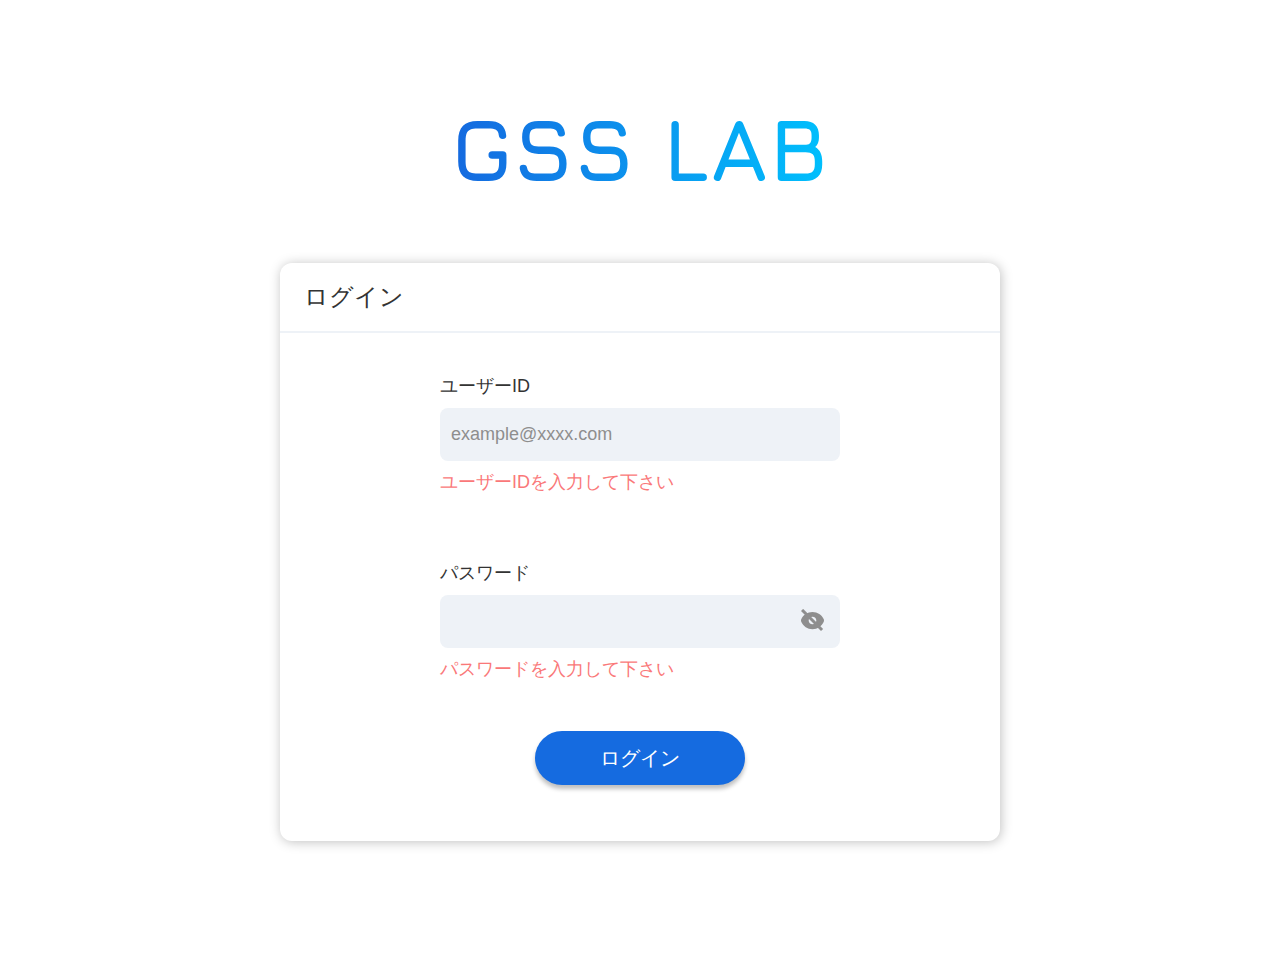
<file: docs/resume/login.html>
<!DOCTYPE html>
<html lang="ja">
<head>
    <meta charset="utf-8">
    <meta name="viewport" content="width=device-width, initial-scale=1.0">
    <link rel="stylesheet" href="./css/reset.css">
    <link rel="stylesheet" href="./css/style.css">
    <title>ログイン | GSSLAB 履歴書</title>
    <meta name="description" content="">
</head>
<body>
    <div class="p-login">
        <header class="login_header">
            <p class="login_header_logo"><img src="img/logo.svg" alt="GSS LAB"></p>
        </header>
        
        <main>
            <div class="login_content">
                <header class="login_content_header">ログイン</header>
                <form class="login_form">
                    <div class="login_inputRowWrap">
                        <div class="login_inputRow">
                            <label for="">
                                <span>ユーザーID</span>
                                <input type="text" name="" placeholder="example@xxxx.com" autocomplete="username">
                                <span class="login_error">ユーザーIDを入力して下さい</span>
                            </label>
                        </div>
                        <div class="login_inputRow">
                            <label for="">
                                <span>パスワード</span>
                                <div class="login_password">
                                    <input type="password" name="" id="eye" autocomplete="current-password">
                                    <span class="js-eye swich_blind"></span>
                                    <span class="login_error">パスワードを入力して下さい</span>
                                </label>
                            </div>
                        </div>
                    </div>
                    <div class="login_btnWrap">
                        <a href="" class="login_btn">ログイン</a>
                    </div>
                </form>
            </div>
        </main>
    </div>
    <!-- <script type="text/javascript" src="https://code.jquery.com/jquery-3.6.0.min.js"></script> -->
    <script src="js/script.js"></script>
</body>
</html>
</file>
<file: docs/resume/css/style.css>
@font-face {
  font-family: 'NotoSansCJK';
  src: url(fonts/NotoSansCJKjp-Bold.woff) format('woff');
  font-weight: 700;
}
@font-face {
  font-family: 'NotoSansCJK';
  src: url(fonts/NotoSansCJKjp-Medium.woff) format('woff');
  font-weight: 500;
}
@font-face {
  font-family: 'NotoSansCJK';
  src: url(fonts/NotoSansCJKjp-Regular.woff) format('woff');
  font-weight: 400;
}
:root {
  --color_pink: #fac1ff;
  --color_orange: #ffc1c1;
  --color_green: #d5ffc1;
  --color_skyblue: #b9ebfb;
  --color_yellow: #ffe3c1;
  --color_red: #fb75a5;
  --color_blue: #92b5f8;
  --color_purple: #c5c1ff;
  --color_purple-vivid: #ad08d7;
  --color_green-vivid: #39a207;
  --color_blue-vivid: #146ce0;
  --color_red-vivid: #e32a2a;
  --color_blue-position: #0c0489;
  --color_pink-position: #b404c3;
  --color_orange-position: #d16400;
  --color_green-position: #3cb502;

  --color_light_2: #cbe4f9;
  --color_light_3: #cdf5f6;
  --color_light_4: #eff9da;
  --color_light_5: #f9ebdf;
  --color_light_6: #f9d8d6;
  --color_light_7: #d6cdea;
  --color_light_8: #ebecf0;
  --color_light_9: #bebebe;
  --color_light_10: #e7e1f7;
  --color_light_11: #fae9f4;
  --color_light_12: #fcf3ee;
  --color_light_13: #ffe8d9;
  --color_light_14: #d3c7b4;
  --color_light_15: #d1ead9;

  --color_dark_2: #078af6;
  --color_dark_3: #02afb2;
  --color_dark_4: #5c8700;
  --color_dark_5: #f37200;
  --color_dark_6: #ef0f04;
  --color_dark_7: #9671e7;
  --color_dark_8: #3f4973;
  --color_dark_9: #484646;
  --color_dark_10: #4f4a5f;
  --color_dark_11: #dc0591;
  --color_dark_12: #431d08;
  --color_dark_13: #9b6743;
  --color_dark_14: #b0781e;
  --color_dark_15: #2c3830;
}
html {
  overflow: auto;
}
body {
  position: relative;
  overflow: hidden;
  line-height: 1.5;
  color: #333;
  font-family: 'Noto Sans JP', sans-serif;
  font-weight: 400;
}
body.is_fixed {
  overflow: hidden;
}
a {
  display: inline-block;
}
a:hover,
a:focus {
  opacity: 0.7;
}
/* 共通・ヘルパー */
.sp {
  display: none;
}
.bgc_pink {
  background-color: var(--color_pink);
}
.bgc_orange {
  background-color: var(--color_orange);
}
.bgc_green {
  background-color: var(--color_green);
}
.bgc_skyblue {
  background-color: var(--color_skyblue);
}
.bgc_yellow {
  background-color: var(--color_yellow);
}
.bgc_red {
  background-color: var(--color_red);
}
.bgc_blue {
  background-color: var(--color_blue);
}
.bgc_purple {
  background-color: var(--color_purple);
}
.bgc_purple-vivid {
  background-color: var(--color_purple-vivid);
}
.bgc_green-vivid {
  background-color: var(--color_green-vivid);
}
.bgc_blue-vivid {
  background-color: var(--color_blue-vivid);
}
.bgc_red-vivid {
  background-color: var(--color_red-vivid);
}
.bgc_blue-position {
  background-color: var(--color_blue-position);
}
.bgc_pink-position {
  background-color: var(--color_pink-position);
}
.bgc_orange-position {
  background-color: var(--color_orange-position);
}
.bgc_green-position {
  background-color: var(--color_green-position);
}
.textC_purple {
  color: var(--color_purple-vivid);
}
.textC_green {
  color: var(--color_green-vivid);
}
.textC_blue {
  color: var(--color_blue-vivid);
}
.textC_red {
  color: var(--color_red-vivid);
}

/* Badge Light Colors */
.badge_light_2 {
  background-color: var(--color_light_2);
}
.badge_light_3 {
  background-color: var(--color_light_3);
}
.badge_light_4 {
  background-color: var(--color_light_4);
}
.badge_light_5 {
  background-color: var(--color_light_5);
}
.badge_light_6 {
  background-color: var(--color_light_6);
}
.badge_light_7 {
  background-color: var(--color_light_7);
}
.badge_light_8 {
  background-color: var(--color_light_8);
}
.badge_light_9 {
  background-color: var(--color_light_9);
}
.badge_light_10 {
  background-color: var(--color_light_10);
}
.badge_light_11 {
  background-color: var(--color_light_11);
}
.badge_light_12 {
  background-color: var(--color_light_12);
}
.badge_light_13 {
  background-color: var(--color_light_13);
}
.badge_light_14 {
  background-color: var(--color_light_14);
}
.badge_light_15 {
  background-color: var(--color_light_15);
}

/* Badge Dark Colors */
.badge_dark_2 {
  background-color: var(--color_dark_2);
}
.badge_dark_3 {
  background-color: var(--color_dark_3);
}
.badge_dark_4 {
  background-color: var(--color_dark_4);
}
.badge_dark_5 {
  background-color: var(--color_dark_5);
}
.badge_dark_6 {
  background-color: var(--color_dark_6);
}
.badge_dark_7 {
  background-color: var(--color_dark_7);
}
.badge_dark_8 {
  background-color: var(--color_dark_8);
}
.badge_dark_9 {
  background-color: var(--color_dark_9);
}
.badge_dark_10 {
  background-color: var(--color_dark_10);
}
.badge_dark_11 {
  background-color: var(--color_dark_11);
}
.badge_dark_12 {
  background-color: var(--color_dark_12);
}
.badge_dark_13 {
  background-color: var(--color_dark_13);
}
.badge_dark_14 {
  background-color: var(--color_dark_14);
}
.badge_dark_15 {
  background-color: var(--color_dark_15);
}

/* ==============================================
Login
============================================== */
.p-login {
  min-height: 100vh;
  display: flex;
  flex-direction: column;
  align-items: center;
  justify-content: center;
  padding: 120px 0;
}
.login_header {
  margin-bottom: 80px;
}
.login_header_logo {
  width: 366px;
  margin: 0 auto;
}
.login_header_logo img {
  width: 100%;
}
.p-login main {
  width: 100%;
}
.login_content {
  background-color: #fff;
  box-shadow: 1px 1px 12px rgba(0, 0, 0, 0.25);
  border-radius: 12px;
  width: 100%;
  max-width: 720px;
  margin: 0 auto;
}
.login_content_header {
  border-bottom: 2px solid #eef2f7;
  font-size: 24px;
  font-weight: 500;
  padding: 16px 24px;
}
.login_form {
  padding-top: 40px;
  padding-bottom: 56px;
}
.login_inputRowWrap {
  margin-bottom: 40px;
}
.login_inputRowWrap > .login_inputRow:not(:last-child) {
  margin-bottom: 56px;
}
.login_inputRow {
  display: flex;
  flex-direction: column;
  align-items: center;
}
.login_inputRow label span {
  display: block;
  font-size: 18px;
  font-weight: 400;
  margin-bottom: 8px;
}
.login_inputRow input {
  font-size: 18px;
  padding: 12px 10px;
  background-color: #eef2f7;
  border-radius: 8px;
  border-color: transparent;
  width: 400px;
}
.login_inputRow input::placeholder {
  color: #8e8e8e;
}
.login_password {
  position: relative;
}
.swich_blind {
  position: absolute;
  top: 14px;
  right: 16px;
  width: 23px;
  height: 23px;
  cursor: pointer;
}
.swich_blind {
  background-image: url(../img/icon_login-close.svg);
}
.swich_blind.is_show {
  background-image: url(../img/icon_login-open.svg);
}
.login_error {
  font-weight: 500;
  color: #fa7879;
  margin-top: 8px;
}
.login_btnWrap {
  text-align: center;
}
.login_btn {
  font-size: 20px;
  font-weight: 500;
  color: #fff;
  background-color: #156be0;
  padding: 12px 65px;
  border-radius: 30px;
  box-shadow: 0px 4px 4px rgba(0, 0, 0, 0.25);
}
.login_notes {
  text-align: center;
  margin-top: 40px;
}

/* ==============================================
List
============================================== */
.header {
  height: 80px;
}
.header_inner {
  display: flex;
  align-items: center;
  padding-left: 42px;
  height: 100%;
}
.logo {
  width: 186px;
}
.header_right {
  display: flex;
  align-items: center;
  height: 100%;
  margin-left: auto;
}
.header_btn {
  font-size: 18px;
  text-decoration: underline;
  text-underline-offset: 2px;
  color: #1569df;
  margin-right: 34px;
}
.header_btn_reserve {
  background-color: var(--color_red-vivid);
  color: #fff;
  font-size: 22px;
  font-weight: 500;
  display: flex;
  align-items: center;
  height: 100%;
  padding: 20px 22px;
}
.header_btn_reserve img {
  width: 66px;
  margin-right: 5px;
}
.filter {
  border-top: 2px solid #f5f4f4;
}
.filter_inner {
  display: flex;
  align-items: center;
  justify-content: center;
  padding: 10px 15px;
  margin: 0 auto;
  width: 90%;
  max-width: 1300px;
}
.filter_title {
  position: relative;
  color: #1569df;
  padding-left: 23px;
  font-weight: 500;
  margin-right: 24px;
  white-space: nowrap;
}
.filter_title::before {
  position: absolute;
  content: '';
  background-image: url(../img/icon_filter.svg);
  background-repeat: no-repeat;
  width: 17px;
  height: 18px;
  left: 0;
  top: 2px;
}
.filter_colWrap {
  display: flex;
  align-items: center;
}
.filter_col {
  position: relative;
  z-index: 0;
}
.filter_col:nth-of-type(1) {
  width: 190px;
}
.filter_col:nth-of-type(2) {
  width: 225px;
}
.filter_col:nth-of-type(3) {
  width: 164px;
}
.filter_col:nth-of-type(4) {
  width: 197px;
}
.filter_col:nth-of-type(5) {
  width: 174px;
}
/* .filter_col:nth-of-type(6){
  width: 208px;
} */
.filter_col::before {
  position: absolute;
  content: '';
  background-image: url(../img/icon_selectArrow.svg);
  width: 12px;
  height: 13px;
  right: 13px;
  top: 19px;
}
.filter_col select {
  border-color: #b9c7db;
  padding: 12px 16px;
  color: #7e7b7b;
  width: 100%;
  background-color: #fff;
}
.filter_col select audio {
  color: #000;
}
.filter_col select option {
  color: #000;
}
.filter_col:first-of-type select {
  border-radius: 8px 0 0 8px;
}
.filter_col:last-of-type select {
  border-radius: 0 8px 8px 0;
}
.filter-col-has_rangeSlide {
  border: 1px solid #b9c7db;
  padding: 12px 16px;
  color: #7e7b7b;
  height: 100%;
  background-color: #fff;
}
.filter-col-has_rangeSlide_child {
  width: 100%;
  height: 100%;
  color: #000;
}
.rangeSlideWrap {
  display: none;
  position: absolute;
  background-color: #fff;
  padding: 16px 12px;
  border: 1px solid #333;
  width: 100%;
  left: -1px;
  top: 48px;
  width: calc(100% + 2px);
}
.rangeSlideWrap.is_show {
  display: block;
}
.noUi-target {
  box-shadow: none;
  border: none;
  border-radius: 8px;
}
.noUi-background {
  background-color: #c7c5c5;
}
.noUi-horizontal {
  height: 13px;
}
.noUi-connect {
  background-color: #b9c7db;
  box-shadow: none;
}
.noUi-origin {
  border-radius: 10px;
  box-shadow: none;
}
.noUi-horizontal .noUi-handle {
  border: none;
  box-shadow: none;
  border-radius: 50%;
  background-color: #1569df;
  width: 17px;
  height: 17px;
  top: -2px;
}
.noUi-handle::before,
.noUi-handle::after {
  content: none;
}
.meter {
  margin-top: 8px;
  text-align: center;
}
.filter_btn {
  display: none;
}
.filter_btn-close {
  display: none;
}
.content {
  background-color: #f5f4f4;
  padding: 40px 0 100px;
  min-height: 100vh;
}
.inner {
  width: 100%;
  max-width: 1270px;
  padding: 0 15px;
  margin: 0 auto;
}

.content_header {
  margin-bottom: 40px;
}
.content_head_text {
  font-size: 24px;
  font-weight: 500;
}
.content_body {
  display: grid;
  grid-template-columns: 1fr 1fr 1fr;
  gap: 40px 3.63%;
}
.card {
  position: relative;
  background-color: #fff;
  box-shadow: 1px 1px 12px rgba(0, 0, 0, 0.15);
  border-radius: 8px;
  list-style: none;
  max-height: 435px;
  overflow: hidden;
  cursor: pointer;
}
.card::before {
  position: absolute;
  content: '';
  background: linear-gradient(0deg, #ffffff 0%, rgba(255, 255, 255, 0) 75%);
  width: 100%;
  height: 88px;
  bottom: 0;
  left: 0;
}
.card_header {
  display: flex;
}
.card_figure {
  max-width: 132px;
}
.card_header_right {
  padding: 16px 16px 0 14px;
}
.card_name {
  font-size: 18px;
  font-weight: 700;
  line-height: 1.25;
  margin-bottom: 12px;
}
.card_name_age {
  font-size: 16px;
}
.card_rank {
  display: flex;
  align-items: center;
  margin-bottom: 12px;
}
.card_rank img {
  width: 24px;
  margin-right: 8px;
}
.card_rank_text {
  font-size: 18px;
  font-weight: 500;
}
.card_price {
  font-size: 18px;
  font-weight: 500;
  color: #1569df;
}
.card_price_big {
  font-size: 20px;
  font-weight: 700;
}
.card_body {
  padding: 16px 16px 8px 16px;
}
.badge_box {
  margin-bottom: 12px;
}
.badge_title {
  font-size: 18px;
  font-weight: 500;
  color: #494949;
  margin-bottom: 4px;
}
.badge_list {
  display: flex;
  flex-wrap: wrap;
  list-style: none;
  /* badge-itemのマージン打消し用 */
  margin-left: -4px;
  margin-right: -4px;
}
.badge_item {
  padding: 5px 12px;
  border-radius: 20px;
  font-size: 14px;
  margin: 4px;
  filter: drop-shadow(0px 0px 5px rgba(0, 0, 0, 0.16));
  align-self: flex-start;
}
.badge_list-hasPositon .badge_item {
  color: #fff;
  font-weight: 700;
  filter: none;
}
.card_title_sub {
  font-size: 18px;
  font-weight: 500;
  color: #494949;
  margin-bottom: 8px;
  border-bottom: 2px solid #b3c1d1;
}
.card_desc {
  padding: 8px 0;
}
.badge_item--default_color {
  color: #494949 !important;
  font-weight: normal !important;
}
.excluded_tax {
  font-size: 16px;
  font-weight: bold;
}

/* ==============================================
Modal
============================================== */
.overlay {
  position: absolute;
  content: '';
  width: 100%;
  height: 100%;
  left: 0px;
  top: 0px;
  background: rgba(0, 0, 0, 0.65);
  cursor: pointer;
  visibility: hidden;
  opacity: 0;
  transition: 0.4s visibility opacity;
  z-index: 10;
}
.overlay.is_show {
  transition: 0.4s;
  visibility: visible;
  opacity: 1;
}
.modal {
  visibility: hidden;
  opacity: 0;
  transition: 0.4s visibility opacity;
  position: relative;
  z-index: 15;
}
.modal.is_show {
  transition: 0.4s;
  visibility: visible;
  opacity: 1;
}
.modal_inner {
  position: fixed;
  top: 0;
  left: 0;
  width: 100%;
  height: 100%;
  min-height: 100vh;
  margin: 0 auto;
}
.modal_content {
  width: 100%;
  height: 100%;
  background-color: #fff;
  overflow-y: scroll;
  padding: 80px 7%;
}
.modal_header {
  position: relative;
  display: flex;
  margin-bottom: 40px;
}
.modal_header_close_btn {
  position: absolute;
  top: 12px;
  right: -12px;
  width: 76px;
  height: 76px;
  border-radius: 50%;
  background-color: #f5f5f5;
  background-image: url(../img/icon_modal_header_close_btn.svg);
  background-size: 36px 36px;
  background-position: center center;
  background-repeat: no-repeat;
  border: none;
}
.modal_figure {
  width: 300px;
  padding-left: 8%;
  margin-right: 2%;
  margin-top: 12px;
}
.modal_header_right {
  padding: 0 20px;
  align-items: start;
  flex: 1;
}
.modal_name {
  font-size: 40px;
  font-weight: 700;
  margin-bottom: 16px;
}
.modal_name_age {
  font-size: 24px;
}
.modal_meta {
  display: flex;
  flex-wrap: wrap;
  margin-bottom: 24px;
}
.modal_meta_box {
  display: flex;
  align-items: center;
  margin-right: 24px;
}
.modal_meta_box img {
  width: 32px;
  margin-right: 8px;
}
.modal_meta_text {
  font-size: 24px;
  font-weight: 500;
}
.modal_meta_text_center {
  display: flex;
  flex-direction: column;
  align-items: center;
  font-size: 14px;
  font-weight: 500;
}
.modal_price {
  color: #1569df;
  font-size: 18px;
  font-weight: 500;
}
.modal_price_big {
  font-size: 24px;
}
.modal_body {
  padding: 0 8%;
  padding-top: 8px;
}
.modal_postWrap {
  margin-bottom: 40px;
}
.modal_title_sub {
  font-size: 24px;
  font-weight: 500;
  color: #494949;
  border-bottom: 1px solid #b3c1d1;
  padding-bottom: 8px;
}
.modal_post {
  padding-top: 8px;
  font-size: 18px;
  margin-bottom: 24px;
}
.modal_post > *:not(:last-child) {
  margin-bottom: 16px;
}
.modal_post .center {
  text-align: center;
}
.modal_post video {
  width: 680px;
  max-width: 80%;
  margin-top: 8px;
}
.modal_footer {
  padding: 0 8%;
}
.modal_post_code {
  font-size: 20px;
  font-weight: 500;
}
.modal_btnWrap {
  display: flex;
  flex-direction: column;
  align-items: center;
}
.modal_btnWrap > *:not(:last-child) {
  margin-bottom: 40px;
}
.modal_btn {
  color: #fff;
  font-weight: 700;
  font-size: 20px;
  background-color: var(--color_red-vivid);
  padding: 24px 6px;
  border-radius: 60px;
  border: 3px solid;
  border-color: transparent;
  cursor: pointer;
  width: 350px;
  max-width: 100%;
  text-align: center;
  filter: drop-shadow(0px 4px 4px rgba(0, 0, 0, 0.25));
}
.modal_btn-close {
  background-color: #fff;
  color: var(--color_red-vivid);
  border-color: var(--color_red-vivid);
}
.modal_post_interview_video {
  padding-top: 30px;
}

@media screen and (max-width: 1169px) {
  /* 共通・ヘルパー */
  .pc {
    display: none;
  }
  .sp {
    display: block;
  }
  .inner {
    width: 87%;
    padding: 0;
  }
  /* ==============================================
  Login
  ============================================== */
  .p-login {
    padding-top: 80px;
    padding-bottom: 100px;
  }
  .login_header {
    margin-bottom: 40px;
  }
  .login_header_logo {
    width: 183px;
  }
  .login_content {
    border-radius: 8px;
    box-shadow: 1px 1px 12px 1px rgba(164, 164, 164, 0.25);
    width: 91.5%;
  }
  .login_content_header {
    padding: 16px;
    font-size: 18px;
  }
  .login_form {
    padding-top: 24px;
    padding-bottom: 56px;
    width: 90%;
    margin: 0 auto;
  }
  .login_inputRowWrap > .login_inputRow:not(:last-child) {
    margin-bottom: 53px;
  }
  .login_inputRow label {
    width: 100%;
  }
  .login_inputRow label span {
    font-size: 16px;
  }
  .login_inputRow input {
    width: 100%;
  }
  .login_btn {
    font-size: 18px;
    padding: 8px 65px;
  }
  .login_notes {
    margin-top: 40px;
  }

  /* ==============================================
  List
  ============================================== */
  .header {
    height: 50px;
    background: rgba(255, 255, 255, 0.85);
    box-shadow: 4px 0px 13px 1px rgba(0, 0, 0, 0.25);
  }
  .header_inner {
    padding-left: 18px;
  }
  .logo {
    width: 111px;
  }
  .header_btn {
    display: none;
  }
  .header_btn_reserve {
    display: flex;
    flex-direction: column;
    align-items: center;
    justify-content: center;
    font-size: 12px;
    padding: 0 20px;
  }
  .header_btn_reserve img {
    width: 36px;
    margin-right: 0;
  }
  .filter {
    border: none;
    min-height: 100vh;
    display: none;
    position: fixed;
    z-index: 20;
    width: 100%;
    height: 100%;
    background-color: #f5f4f4;
    top: 0;
    left: 0;
    padding: 24px 0 160px;
    overflow-y: scroll;
  }
  .filter.is_show {
    display: block;
  }
  .filter_inner {
    flex-direction: column;
    width: 83%;
    padding: 0;
  }
  .filter_title {
    font-size: 24px;
    padding-left: 26px;
    margin-bottom: 24px;
  }
  .filter_title::before {
    width: 18px;
    height: 19px;
    top: 8px;
  }
  .filter_colWrap {
    flex-direction: column;
    width: 100%;
  }
  .filter_col {
    margin-bottom: 24px;
  }
  .filter_col:nth-of-type(1) {
    width: 100%;
  }
  .filter_col:nth-of-type(2) {
    width: 100%;
  }
  .filter_col:nth-of-type(3) {
    width: 100%;
  }
  .filter_col:nth-of-type(4) {
    width: 100%;
  }
  .filter_col:nth-of-type(5) {
    width: 100%;
  }
  .filter_col:nth-of-type(6) {
    width: 100%;
  }
  .filter_col select {
    border-radius: 8px;
  }
  .filter_col:first-of-type select {
    border-radius: 8px;
  }
  .filter_col:last-of-type select {
    border-radius: 8px;
  }
  /* .filter-col-has_rangeSlide{
    border-radius: 8px;
  } */
  .filter_btn {
    position: fixed;
    display: block;
    background-color: var(--color_blue-vivid);
    padding: 10px 24px;
    border-radius: 30px;
    left: 50%;
    bottom: 30px;
    transform: translate(-50%);
    z-index: 5;
    box-shadow: 0px 4px 4px rgba(0, 0, 0, 0.25);
    width: 160px;
    text-align: center;
  }
  .filter_btn-close {
    display: block;
  }
  .filter_btn .filter_title {
    color: #fff;
    font-size: 16px;
    padding-left: 23px;
    margin-bottom: 0;
    margin-right: 0;
  }
  .filter_btn .filter_title::before {
    background-image: url(../img/icon_filter_w.svg);
    top: 4px;
  }
  .filter_btn-close .filter_title {
    padding-left: 0;
  }
  .filter_btn-close .filter_title::before {
    content: none;
  }
  .content {
    padding-top: 24px;
  }
  .inner {
    width: 91.5%;
    padding: 0;
  }
  .content_head_text {
    font-size: 18px;
    text-align: center;
  }
  .content_body {
    grid-template-columns: 1fr 1fr;
    gap: 16px 16px;
  }
  .card {
    padding-top: 8px;
    max-height: none;
  }
  .card::before {
    content: none;
  }
  .card_header {
    flex-direction: column;
  }
  .card_figure {
    max-width: none;
    width: 100%;
    margin-bottom: 18px;
    padding: 0 22px;
  }
  .card_figure img {
    width: 100%;
  }
  .card_header_right {
    padding: 0 10px 20px;
  }
  .card_name {
    text-align: center;
    font-size: 16px;
  }
  .card_name_age {
    font-size: 14px;
    display: block;
    margin-top: 8px;
  }
  .card_rank {
    justify-content: center;
  }
  .card_rank img {
    width: 19px;
    margin-right: 4px;
  }
  .card_rank_text {
    font-size: 14px;
  }
  .card_price {
    font-size: 14px;
    text-align: center;
  }
  .card_price_big {
    font-size: 18px;
  }
  .card_body {
    display: none;
  }
  .badge_title {
    font-size: 16px;
  }
  .badge_item {
    font-size: 12px;
  }

  /* ==============================================
  Modal
  ============================================== */
  .modal_content {
    padding: 60px 8.5% 100px;
  }
  .modal_header {
    flex-wrap: wrap;
    margin-bottom: 0;
  }
  .modal_header_close_btn {
    width: 38px;
    height: 38px;
    background-size: 18px 18px;
    top: -29px;
    right: -5px;
  }
  .modal_figure {
    width: 115px;
    height: 115px;
    min-width: 100px;
    padding-left: 16px;
    margin-right: 0;
    margin-top: 4px;
  }
  .modal_header_right {
    display: contents;
  }
  .modal_header_sp {
    width: calc(100% - 115px);
    padding: 0 12px;
  }
  .modal_name {
    font-size: 16px;
    margin-bottom: 12px;
  }
  .modal_name_age {
    font-size: 14px;
  }
  .modal_meta {
    margin-bottom: 30px;
  }
  .modal_meta_box {
    margin-bottom: 12px;
    margin-right: 8px;
  }
  .modal_meta_box img {
    width: 20px;
    margin-right: 4px;
  }
  .modal_meta_text {
    font-size: 14px;
  }
  .modal_price {
    font-size: 14px;
    margin-bottom: 12px;
  }
  .modal_price_big {
    font-size: 18px;
    font-weight: 700;
  }
  .modal_badge {
    padding: 0 16px;
  }
  .modal_body {
    padding: 0 16px;
  }
  .modal_postWrap {
    margin-bottom: 58px;
  }
  .modal_title_sub {
    font-size: 16px;
  }
  .modal_post {
    font-size: 14px;
  }
  .modal_post > *:not(:last-child) {
    margin-bottom: 8px;
  }
  .modal_post video {
    max-width: 100%;
  }
  .modal_footer {
    padding: 0 16px;
  }
  .modal_post_code {
    font-size: 16px;
  }
  .modal_btnWrap > *:not(:last-child) {
    margin-bottom: 19px;
  }
  .modal_btn {
    font-size: 16px;
    font-weight: 500;
    width: 268px;
    padding: 15px 10px;
    border-width: 2px;
    box-shadow: 0px 4px 4px rgba(0, 0, 0, 0.25);
  }
  .modal_btn-close {
    display: inline-block;
    background-color: #fff;
  }
}

/* ==============================================
  Filter
  ============================================== */

.is-hide {
  display: none;
}
</file>
